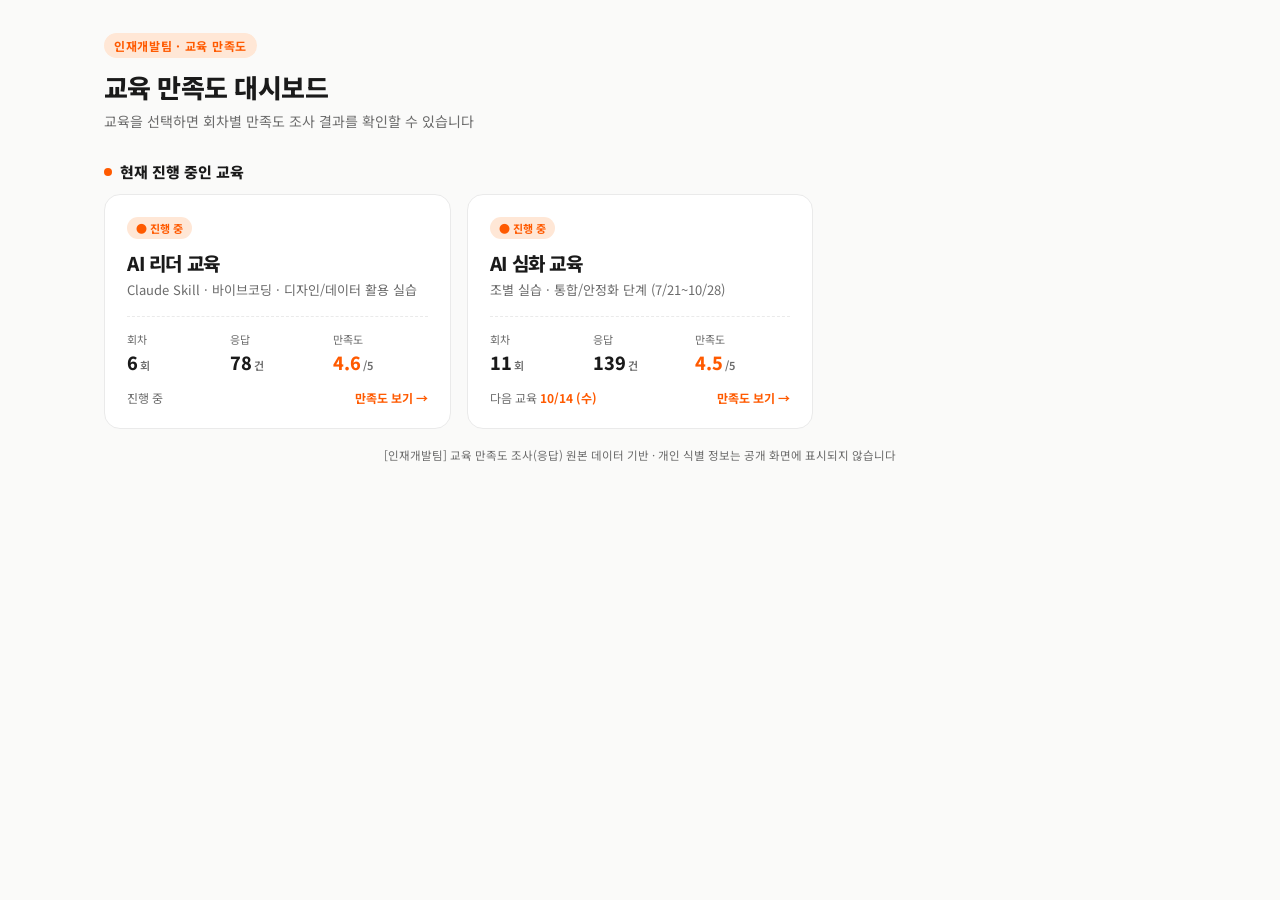
<file: index.html>
<!DOCTYPE html>
<html lang="ko">
<head>
<meta charset="UTF-8">
<meta name="viewport" content="width=device-width, initial-scale=1">
<title>교육 만족도 대시보드</title>
<link rel="stylesheet" href="https://fonts.googleapis.com/css2?family=Noto+Sans+KR:wght@400;500;700;800&display=swap">
<link rel="stylesheet" href="styles.css">
</head>
<body>
<div class="wrap" id="app"></div>

<script src="vendor/chart.umd.min.js"></script>
<script src="data/courses.js"></script>
<script src="data/leader.js"></script>
<script src="data/advanced.js"></script>
<script src="app.js"></script>
</body>
</html>
</file>
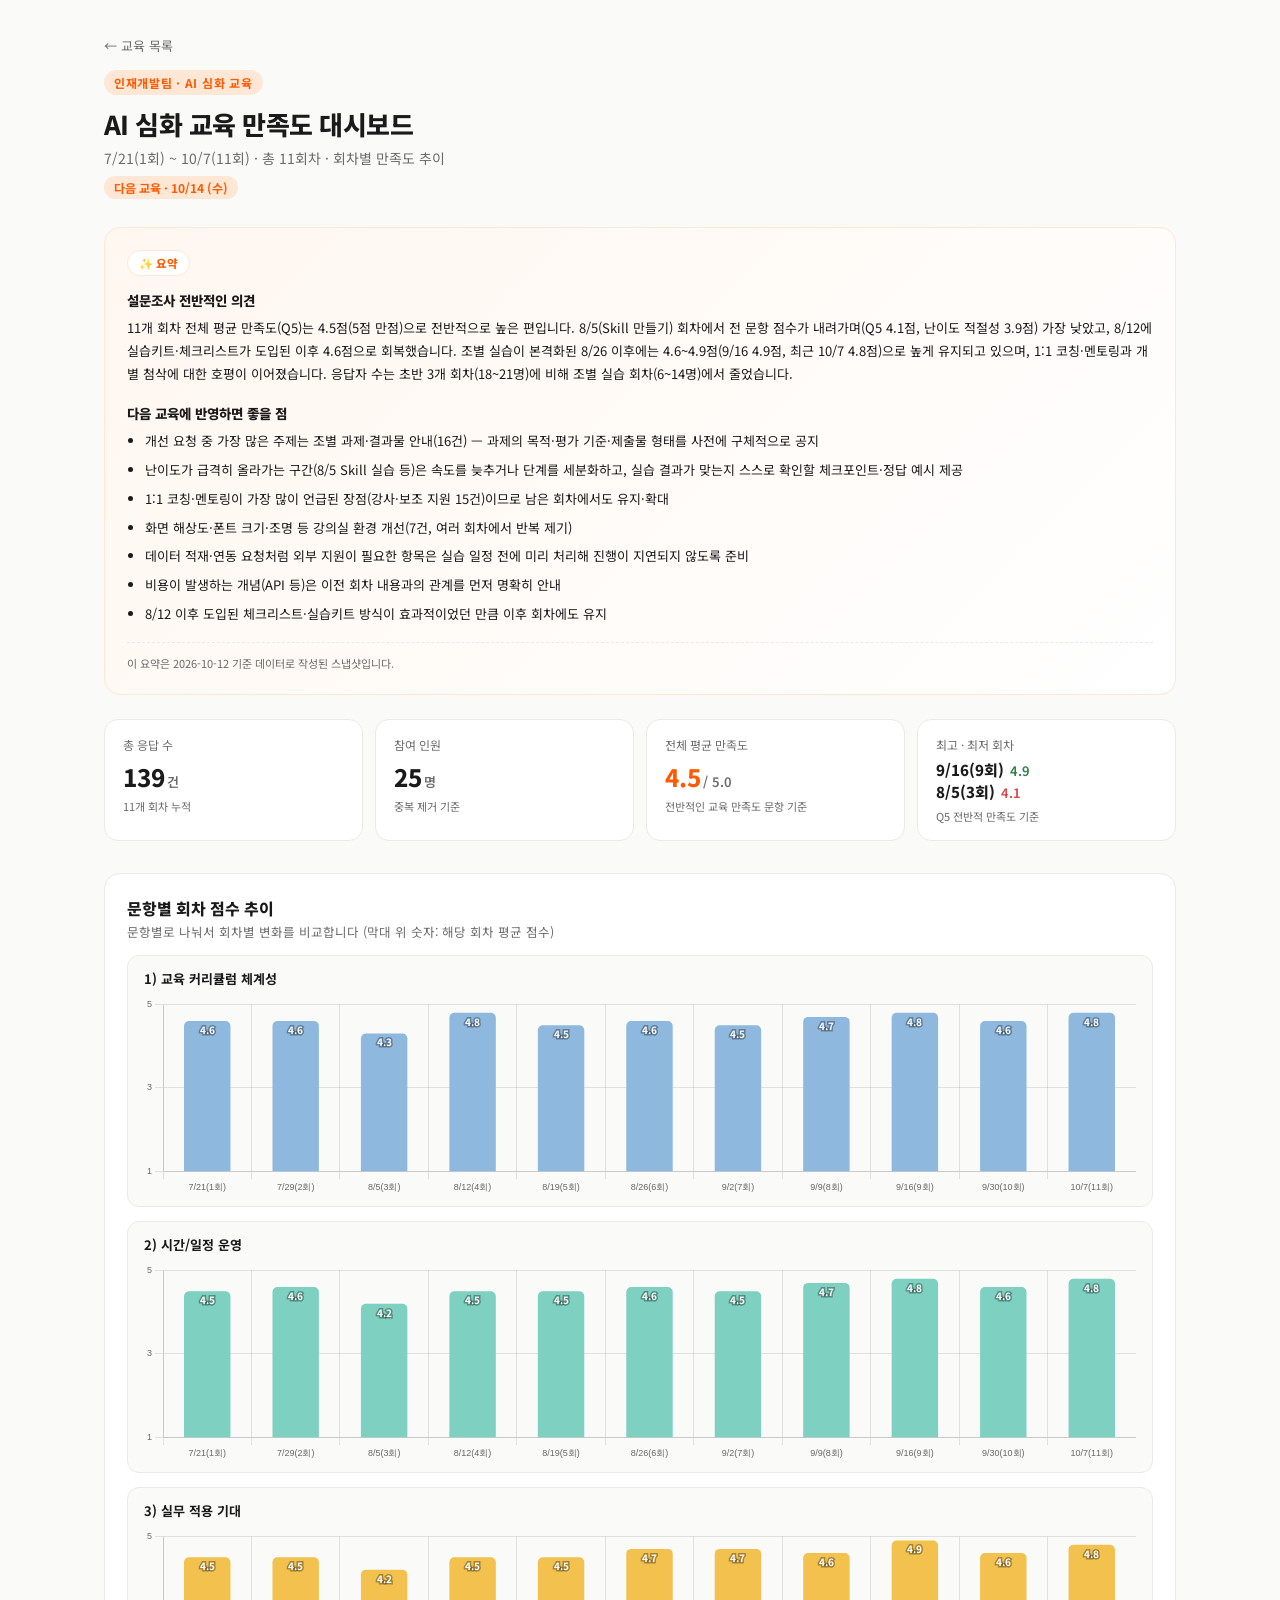
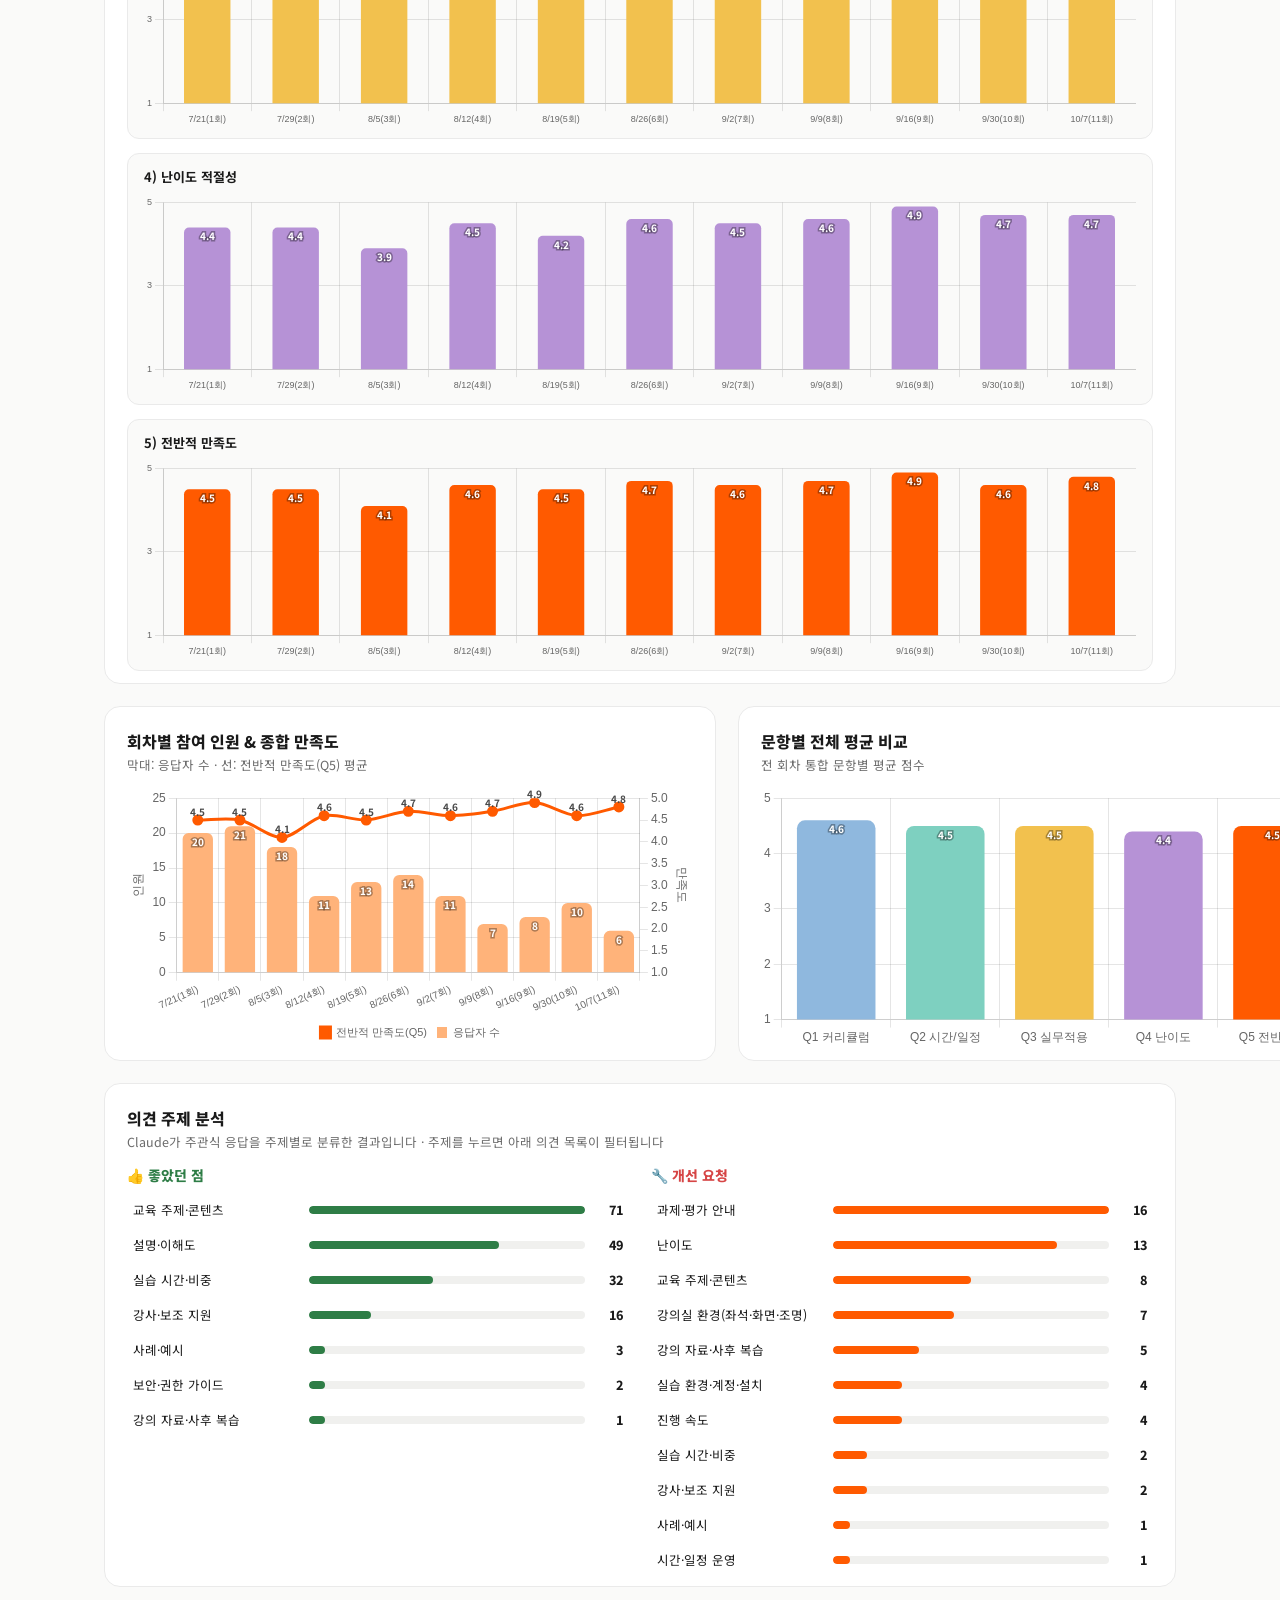
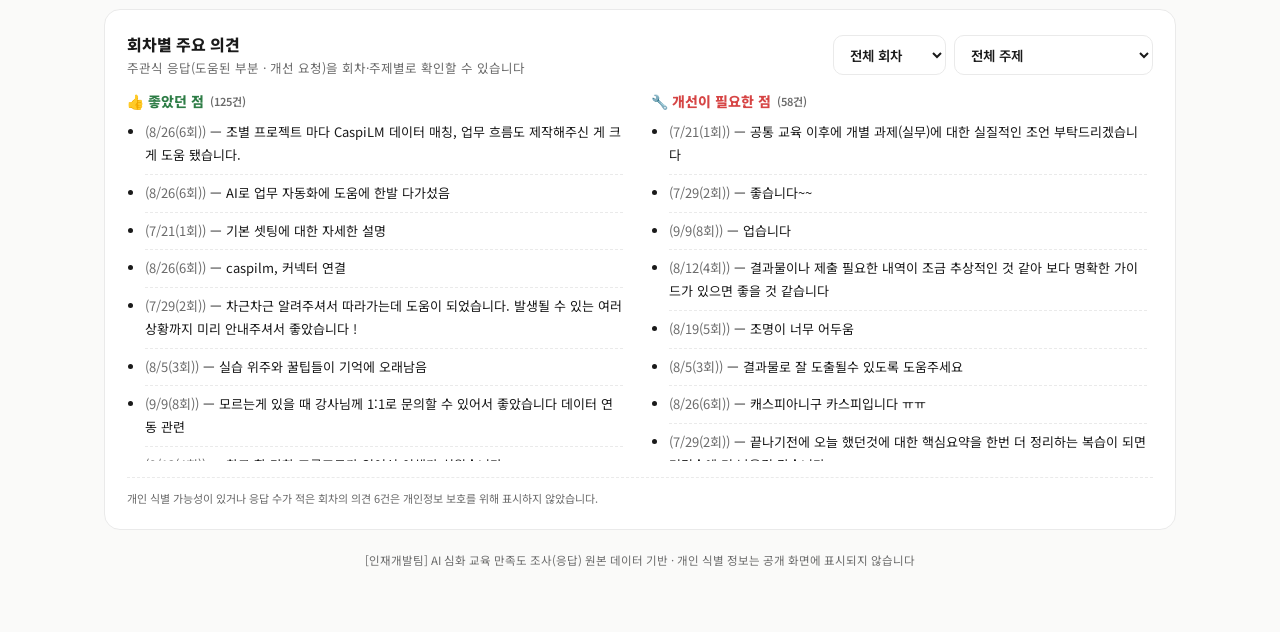
<file: ai_education_satisfaction_dashboard.html>
<!DOCTYPE html>
<html lang="ko">
<head>
<meta charset="UTF-8">
<meta name="viewport" content="width=device-width, initial-scale=1">
<title>교육 만족도 대시보드 — 새 주소로 이동합니다</title>
<meta http-equiv="refresh" content="0; url=./#/advanced">
<style>body{font-family:"Noto Sans KR","Malgun Gothic",sans-serif;color:#1A1A1A;text-align:center;padding:80px 20px}a{color:#FF5A00;font-weight:700}</style>
</head>
<body>
<p>이 페이지는 새 교육 만족도 대시보드로 이동했습니다.</p>
<p><a href="./#/advanced">AI 심화 교육 만족도 보기</a> · <a href="./">교육 목록</a></p>
<script>location.replace('./#/advanced');</script>
</body>
</html>
</file>
<file: styles.css>
:root{
    --orange:#FF5A00;
    --orange-soft:#FFE7D6;
    --ink:#1A1A1A;
    --sub:#6B6B6B;
    --line:#EAEAEA;
    --bg:#FAFAF9;
    --card:#FFFFFF;
    --good:#2E7D46;
    --bad:#D64545;
  }
  *{box-sizing:border-box;}
  body{
    margin:0; padding:0;
    background:var(--bg);
    font-family:"Noto Sans KR","Malgun Gothic",sans-serif;
    color:var(--ink);
  }
  .wrap{max-width:1120px;margin:0 auto;padding:32px 24px 64px;}
  header{margin-bottom:28px;}
  .header-top{display:flex;align-items:flex-start;justify-content:space-between;gap:16px;flex-wrap:wrap;}
  .update-box{text-align:right;flex-shrink:0;}
  .update-status{font-size:11px;color:var(--sub);margin:8px 0 0;max-width:220px;line-height:1.5;}
  @media(max-width:640px){.header-top{flex-direction:column;} .update-box{text-align:left;}}
  .eyebrow{
    display:inline-block;font-size:12px;font-weight:700;letter-spacing:.06em;
    color:var(--orange);background:var(--orange-soft);
    padding:4px 10px;border-radius:99px;margin-bottom:10px;
  }
  h1{font-size:26px;margin:0 0 6px;font-weight:800;letter-spacing:-.02em;}
  .desc{color:var(--sub);font-size:14px;margin:0;}

  .kpi-row{
    display:grid;grid-template-columns:repeat(4,1fr);gap:12px;margin:24px 0 32px;
  }
  .kpi{
    background:var(--card);border:1px solid var(--line);border-radius:14px;
    padding:16px 18px;
  }
  .kpi .label{font-size:12px;color:var(--sub);margin-bottom:6px;}
  .kpi .value{font-size:24px;font-weight:800;color:var(--ink);}
  .kpi .value span{font-size:13px;font-weight:600;color:var(--sub);margin-left:2px;}
  .kpi .value.orange{color:var(--orange);}
  .kpi .sub{font-size:11px;color:var(--sub);margin-top:4px;}

  .card{
    background:var(--card);border:1px solid var(--line);border-radius:16px;
    padding:22px 22px 12px;margin-bottom:22px;
  }
  .card h2{font-size:16px;margin:0 0 2px;font-weight:800;}
  .card .cap{font-size:12.5px;color:var(--sub);margin:0 0 14px;}
  .chart-box{position:relative;height:300px;}

  .two-col{display:grid;grid-template-columns:1.4fr 1fr;gap:22px;}
  @media(max-width:860px){.two-col{grid-template-columns:1fr;} .kpi-row{grid-template-columns:repeat(2,1fr);}}

  .legend-note{font-size:11.5px;color:var(--sub);margin-top:8px;line-height:1.6;}

  select{
    font-family:inherit;font-size:13.5px;padding:8px 12px;border-radius:10px;
    border:1px solid var(--line);background:#fff;color:var(--ink);font-weight:600;
    outline:none;cursor:pointer;
  }
  select:focus{border-color:var(--orange);}

  .person-header{display:flex;align-items:center;justify-content:space-between;flex-wrap:wrap;gap:10px;margin-bottom:14px;}
  .person-stats{display:flex;gap:16px;flex-wrap:wrap;}
  .pstat{font-size:12px;color:var(--sub);}
  .pstat b{color:var(--ink);font-size:14px;display:block;}

  table{width:100%;border-collapse:collapse;font-size:12.8px;margin-top:6px;}
  th,td{padding:9px 8px;text-align:center;border-bottom:1px solid var(--line);}
  th{color:var(--sub);font-weight:700;font-size:11.5px;}
  td.name{text-align:left;font-weight:700;}
  .trend-up{color:var(--good);font-weight:700;}
  .trend-down{color:var(--bad);font-weight:700;}
  .trend-flat{color:var(--sub);font-weight:700;}
  tr:hover{background:#FAFAFA;}

  .badge{
    display:inline-block;font-size:10.5px;font-weight:700;padding:2px 7px;border-radius:6px;
    background:#F4F4F4;color:var(--sub);
  }
  footer{text-align:center;color:var(--sub);font-size:11.5px;margin-top:18px;}

  .qgrid{display:grid;grid-template-columns:1fr;gap:14px;}
  .qcard{background:#FAFAF9;border:1px solid var(--line);border-radius:12px;padding:14px 16px 10px;}
  .qcard h3{font-size:13px;margin:0 0 8px;font-weight:700;color:var(--ink);line-height:1.4;}
  .qcard .qchart-box{position:relative;height:200px;}

  .rank-grid{display:grid;grid-template-columns:1fr 1fr;gap:22px;}
  @media(max-width:760px){.rank-grid{grid-template-columns:1fr;}}
  .rank-col h3{font-size:14px;margin:0 0 10px;font-weight:800;}
  .rank-col.top h3{color:var(--good);}
  .rank-col.bottom h3{color:var(--bad);}
  .rank-col table{font-size:12px;}
  .rank-col th, .rank-col td{padding:7px 6px;}

  .insight-grid{display:grid;grid-template-columns:1fr 1fr;gap:22px;}
  @media(max-width:760px){.insight-grid{grid-template-columns:1fr;}}
  .insight-col h3{font-size:14px;margin:0 0 10px;display:flex;align-items:center;gap:6px;font-weight:800;}
  .insight-col.good h3{color:var(--good);}
  .insight-col.bad h3{color:var(--bad);}
  .insight-list{margin:0;padding-left:18px;font-size:13px;line-height:1.75;color:var(--ink);}
  .insight-list li{margin-bottom:7px;}

  .scroll-list{max-height:340px;overflow-y:auto;padding-right:6px;}
  .scroll-list li{border-bottom:1px dashed var(--line);padding-bottom:7px;}
  .scroll-list li:last-child{border-bottom:none;}
  .scroll-list .who{font-weight:700;color:var(--ink);}
  .opinion-count{font-size:11px;font-weight:600;color:var(--sub);}
  .opinion-empty{color:var(--sub);font-size:12.5px;}

  .ai-summary{background:linear-gradient(135deg,#FFF7F0,#FFFFFF);border:1px solid var(--orange-soft);}
  .ai-summary-header{display:flex;align-items:center;justify-content:space-between;flex-wrap:wrap;gap:10px;margin-bottom:14px;}
  .ai-tag{display:inline-flex;align-items:center;gap:6px;font-size:11.5px;font-weight:800;color:var(--orange);background:#fff;border:1px solid var(--orange-soft);padding:4px 11px;border-radius:99px;margin:0;}
  .analyze-btn{
    font-family:inherit;font-size:12.5px;font-weight:700;color:#fff;background:var(--orange);
    border:none;border-radius:10px;padding:8px 14px;cursor:pointer;transition:opacity .15s;
  }
  .analyze-btn:hover{opacity:.9;}
  .analyze-btn:disabled{opacity:.6;cursor:default;}
  .ai-block{margin-bottom:18px;}
  .ai-block:last-child{margin-bottom:6px;}
  .ai-block h3{font-size:13.5px;margin:0 0 7px;font-weight:800;}
  .ai-block p, .ai-block ul{font-size:13px;line-height:1.75;color:var(--ink);margin:0;}
  .ai-block ul{padding-left:18px;}
  .ai-block li{margin-bottom:6px;}
  .ai-note{font-size:11px;color:var(--sub);margin-top:16px;padding-top:12px;border-top:1px dashed var(--line);}

/* ---- 교육 목록(랜딩) & 공통 추가 스타일 ---- */
  .section-title{font-size:15px;font-weight:800;margin:30px 0 12px;display:flex;align-items:center;gap:8px;}
  .section-title .dot{width:8px;height:8px;border-radius:50%;background:var(--orange);display:inline-block;}
  .section-title.muted .dot{background:#BDBDBD;}
  .course-grid{display:grid;grid-template-columns:repeat(auto-fill,minmax(300px,1fr));gap:16px;}
  .course-card{
    background:var(--card);border:1px solid var(--line);border-radius:16px;padding:22px;
    text-align:left;font-family:inherit;color:inherit;cursor:pointer;display:block;width:100%;
    transition:border-color .15s, box-shadow .15s, transform .15s;
  }
  .course-card:hover,.course-card:focus-visible{border-color:var(--orange);box-shadow:0 6px 20px rgba(255,90,0,.10);transform:translateY(-2px);outline:none;}
  .course-card .pill{display:inline-block;font-size:11px;font-weight:700;padding:3px 9px;border-radius:99px;margin-bottom:10px;}
  .pill.active{color:var(--orange);background:var(--orange-soft);}
  .pill.ended{color:var(--sub);background:#EFEFEF;}
  .course-card h3{font-size:19px;font-weight:800;margin:0 0 4px;letter-spacing:-.02em;}
  .course-card .tag{font-size:13px;color:var(--sub);margin:0 0 16px;line-height:1.5;}
  .course-meta{display:grid;grid-template-columns:repeat(3,1fr);gap:8px;border-top:1px dashed var(--line);padding-top:14px;}
  .course-meta .m-label{font-size:11px;color:var(--sub);}
  .course-meta .m-val{font-size:18px;font-weight:800;margin-top:2px;}
  .course-meta .m-val.orange{color:var(--orange);}
  .course-meta .m-val small{font-size:11px;font-weight:600;color:var(--sub);margin-left:2px;}
  .course-foot{margin-top:14px;font-size:12px;color:var(--sub);display:flex;justify-content:space-between;align-items:center;gap:8px;flex-wrap:wrap;}
  .course-foot b{color:var(--orange);font-weight:700;}
  .back-btn{background:none;border:none;color:var(--sub);font-family:inherit;font-size:13px;cursor:pointer;padding:0;margin-bottom:14px;}
  .back-btn:hover{color:var(--orange);}
  .next-badge{display:inline-block;font-size:12px;font-weight:700;color:var(--orange);background:var(--orange-soft);padding:3px 10px;border-radius:99px;margin-top:8px;}
  .filter-row{display:flex;gap:8px;flex-wrap:wrap;margin:0 0 4px;}
  .chip{font-family:inherit;font-size:12.5px;font-weight:700;padding:6px 14px;border-radius:99px;border:1px solid var(--line);background:#fff;color:var(--sub);cursor:pointer;}
  .chip.on{background:var(--orange);border-color:var(--orange);color:#fff;}
  .empty-note{font-size:13px;color:var(--sub);padding:18px 0;}

/* ---- 관리자 / 주제 분석 ---- */
  .admin-banner{background:#FFF7E6;border:1px solid #FFE0A3;color:#8A5A00;border-radius:12px;padding:10px 14px;font-size:12.5px;margin-bottom:16px;display:flex;justify-content:space-between;align-items:center;gap:10px;flex-wrap:wrap;}
  .text-input{width:100%;font-family:inherit;font-size:14px;padding:10px 12px;border:1px solid var(--line);border-radius:10px;outline:none;}
  .text-input:focus{border-color:var(--orange);}
  .select-row{display:flex;gap:8px;flex-wrap:wrap;}
  .topic-list{display:flex;flex-direction:column;gap:6px;}
  .topic-row{display:grid;grid-template-columns:minmax(110px,1.2fr) 2fr 28px;align-items:center;gap:10px;background:none;border:none;font-family:inherit;font-size:12.5px;text-align:left;padding:5px 6px;border-radius:8px;cursor:pointer;color:var(--ink);}
  .topic-row:hover{background:#F6F6F4;}
  .topic-bar{display:block;height:8px;background:#F0F0EE;border-radius:99px;overflow:hidden;}
  .topic-bar i{display:block;height:100%;border-radius:99px;}
  .topic-row.good .topic-bar i{background:var(--good);}
  .topic-row.bad .topic-bar i{background:var(--orange);}
  .topic-n{font-weight:800;text-align:right;}
  .sess{color:var(--sub);}
</file>
